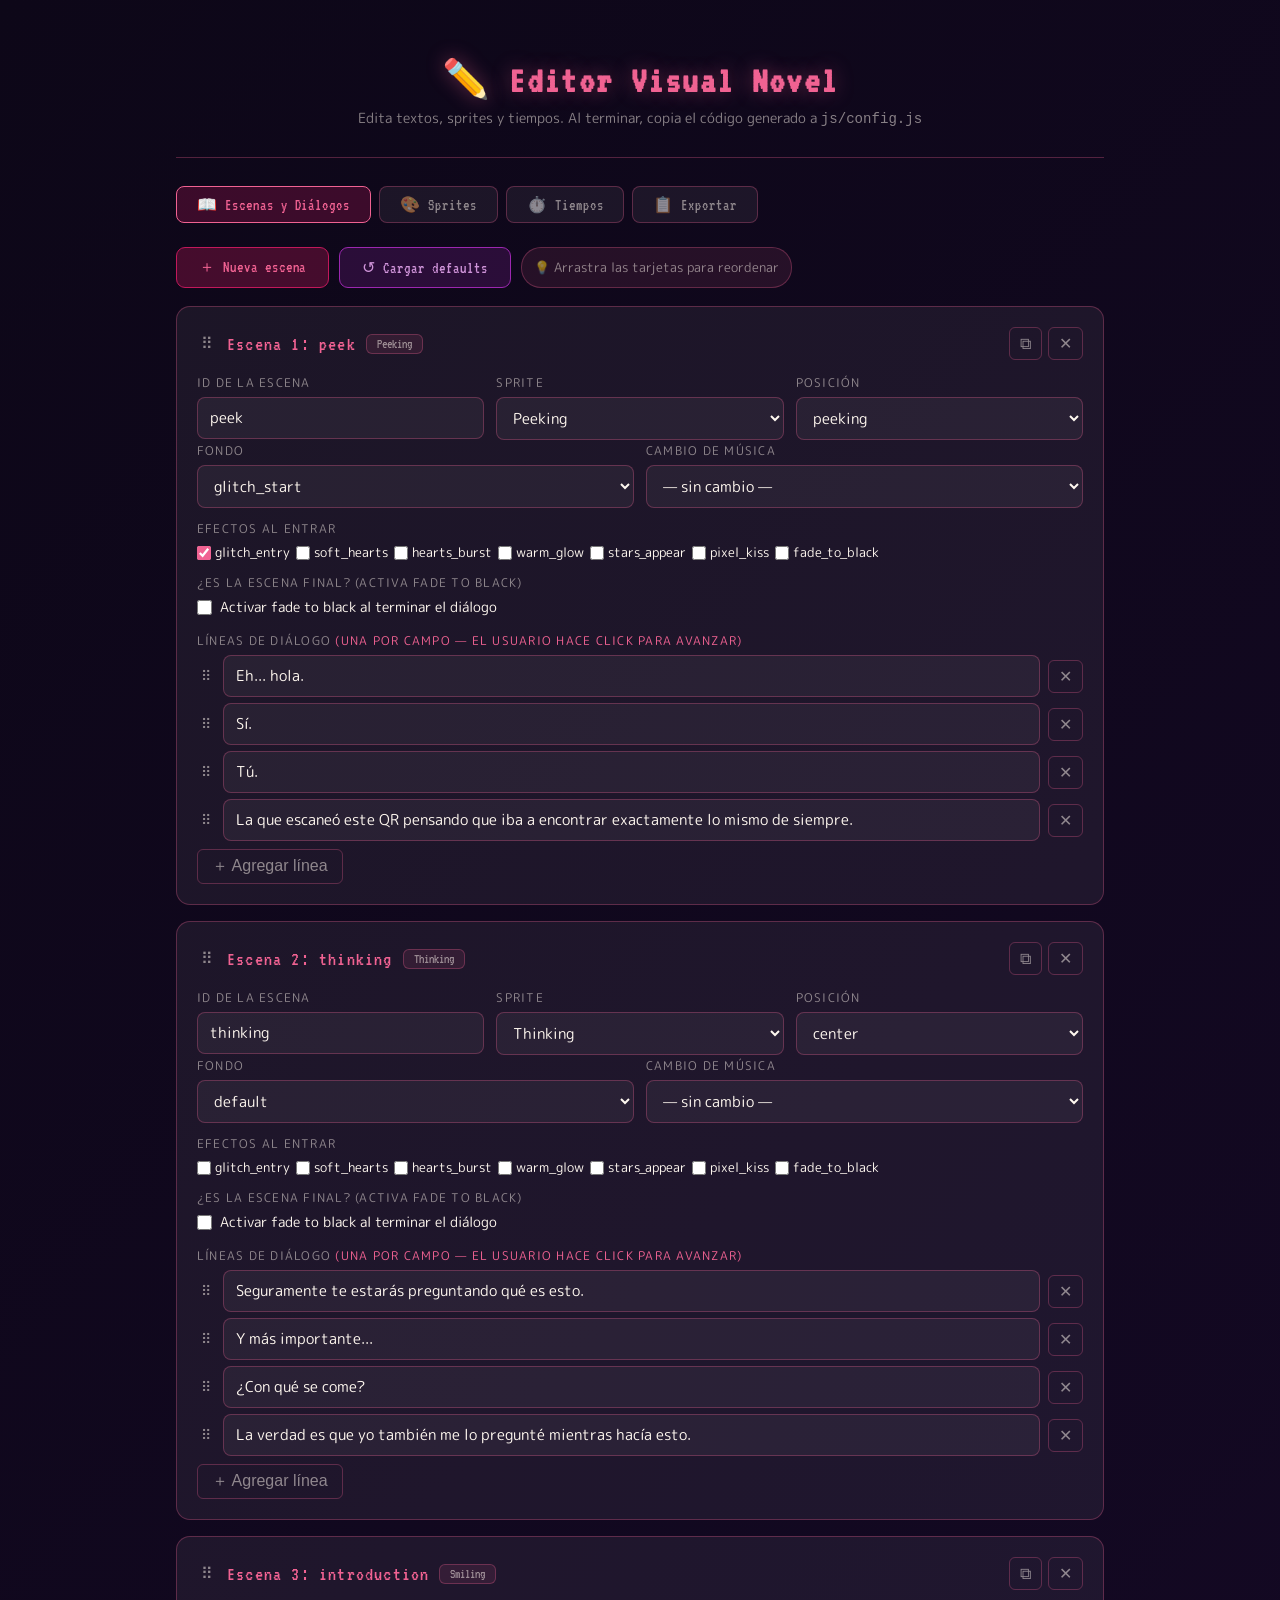
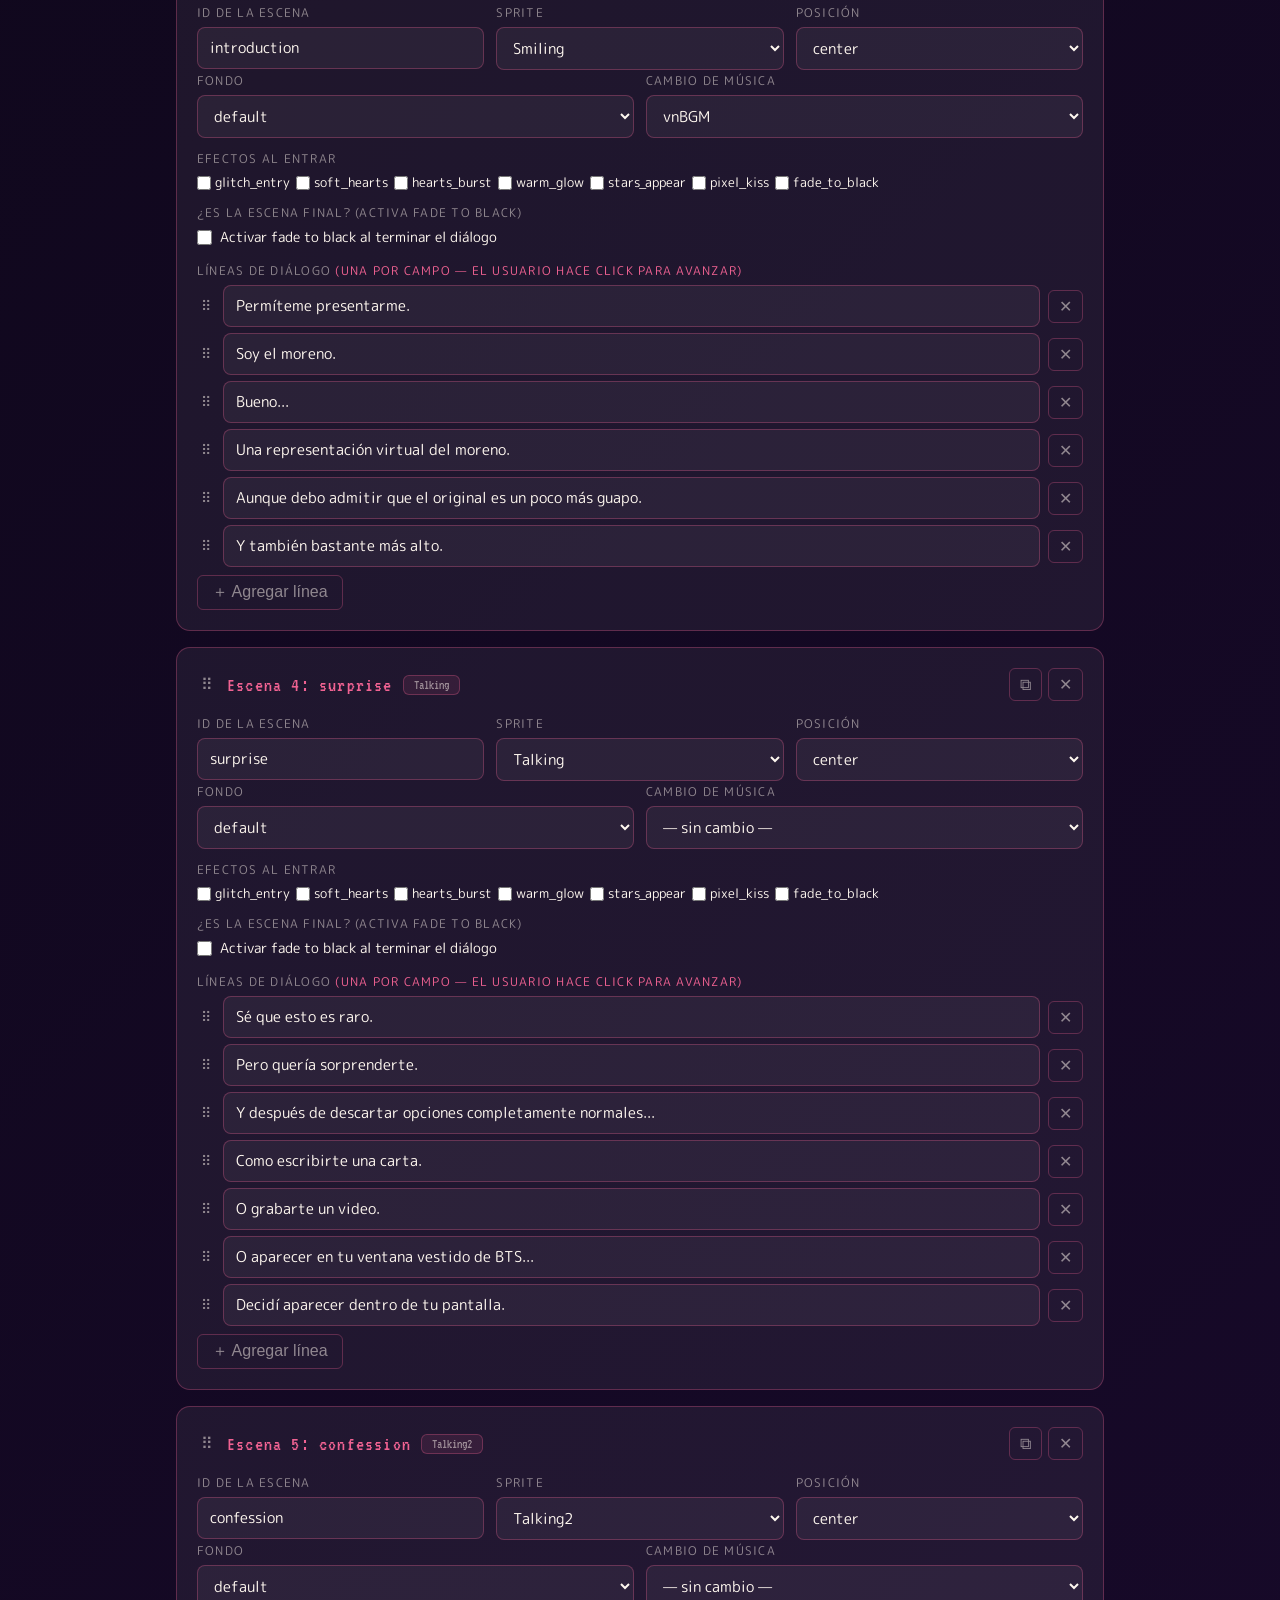
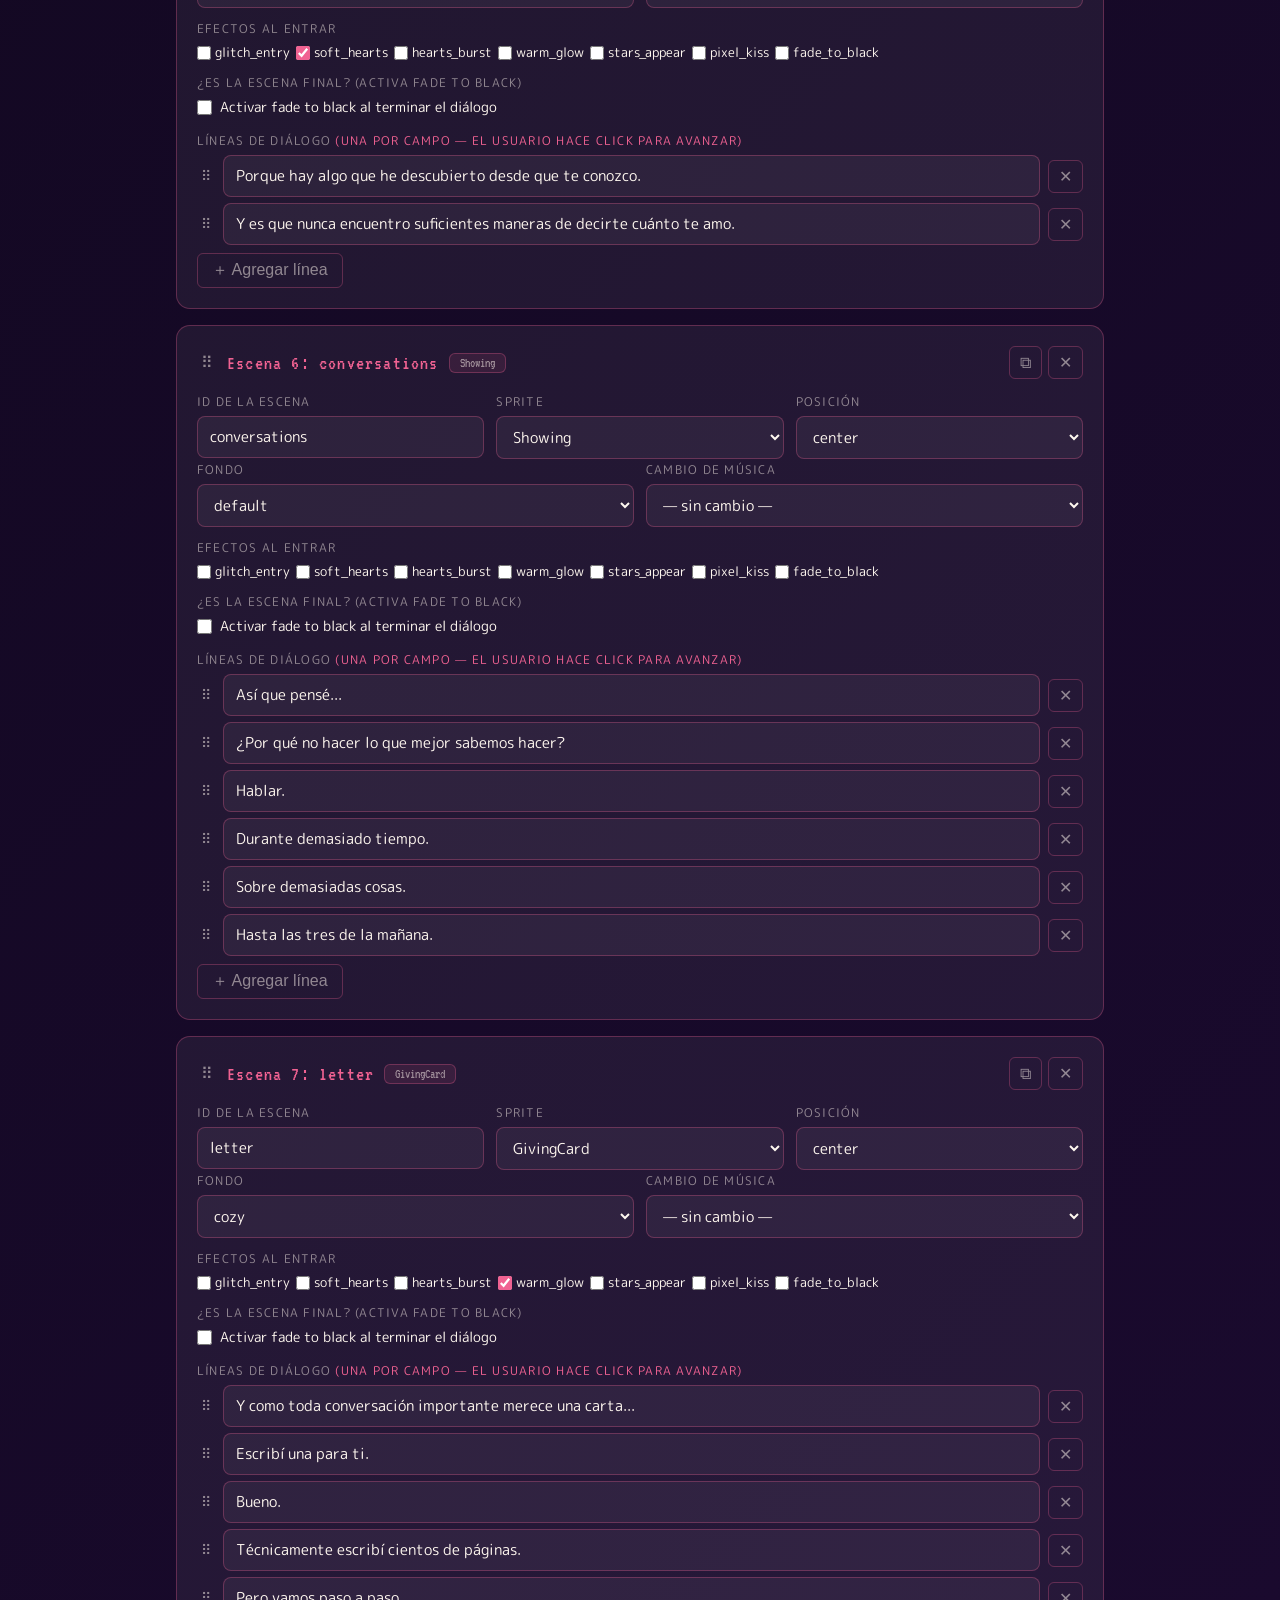
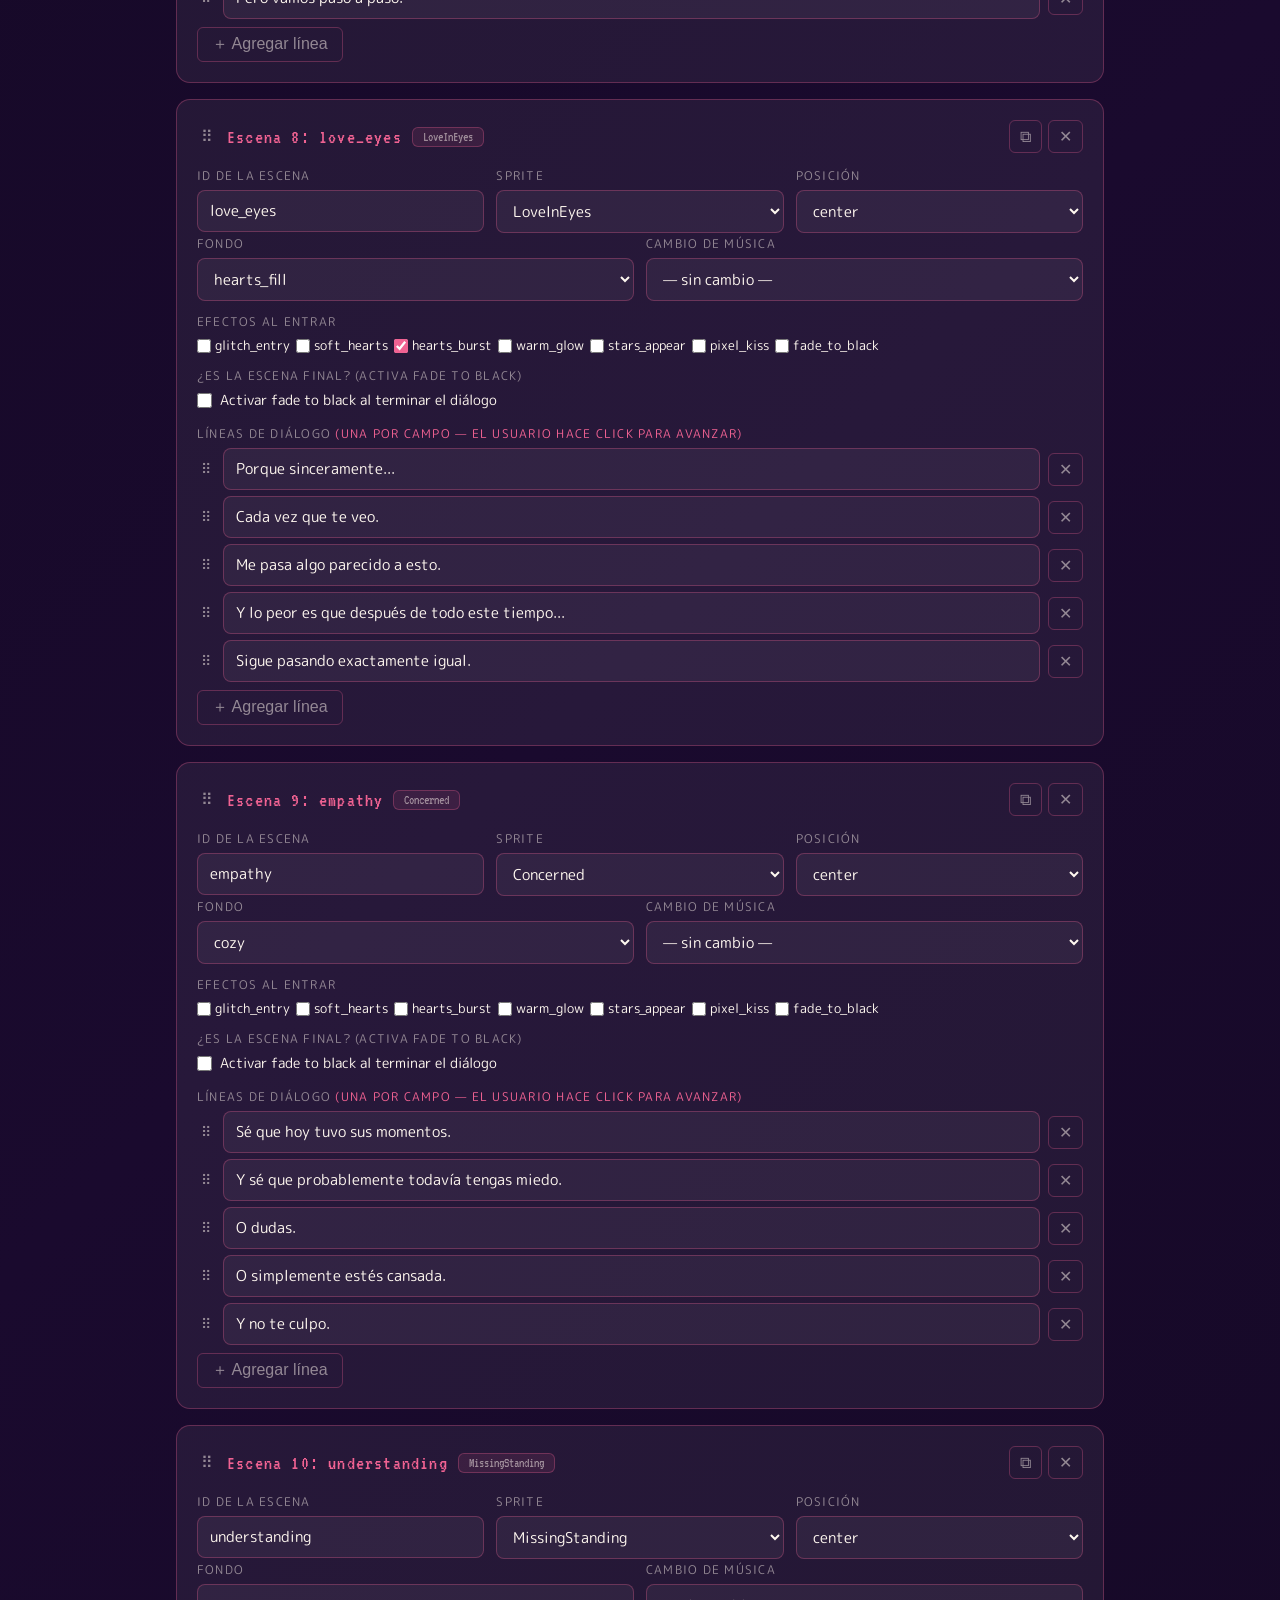
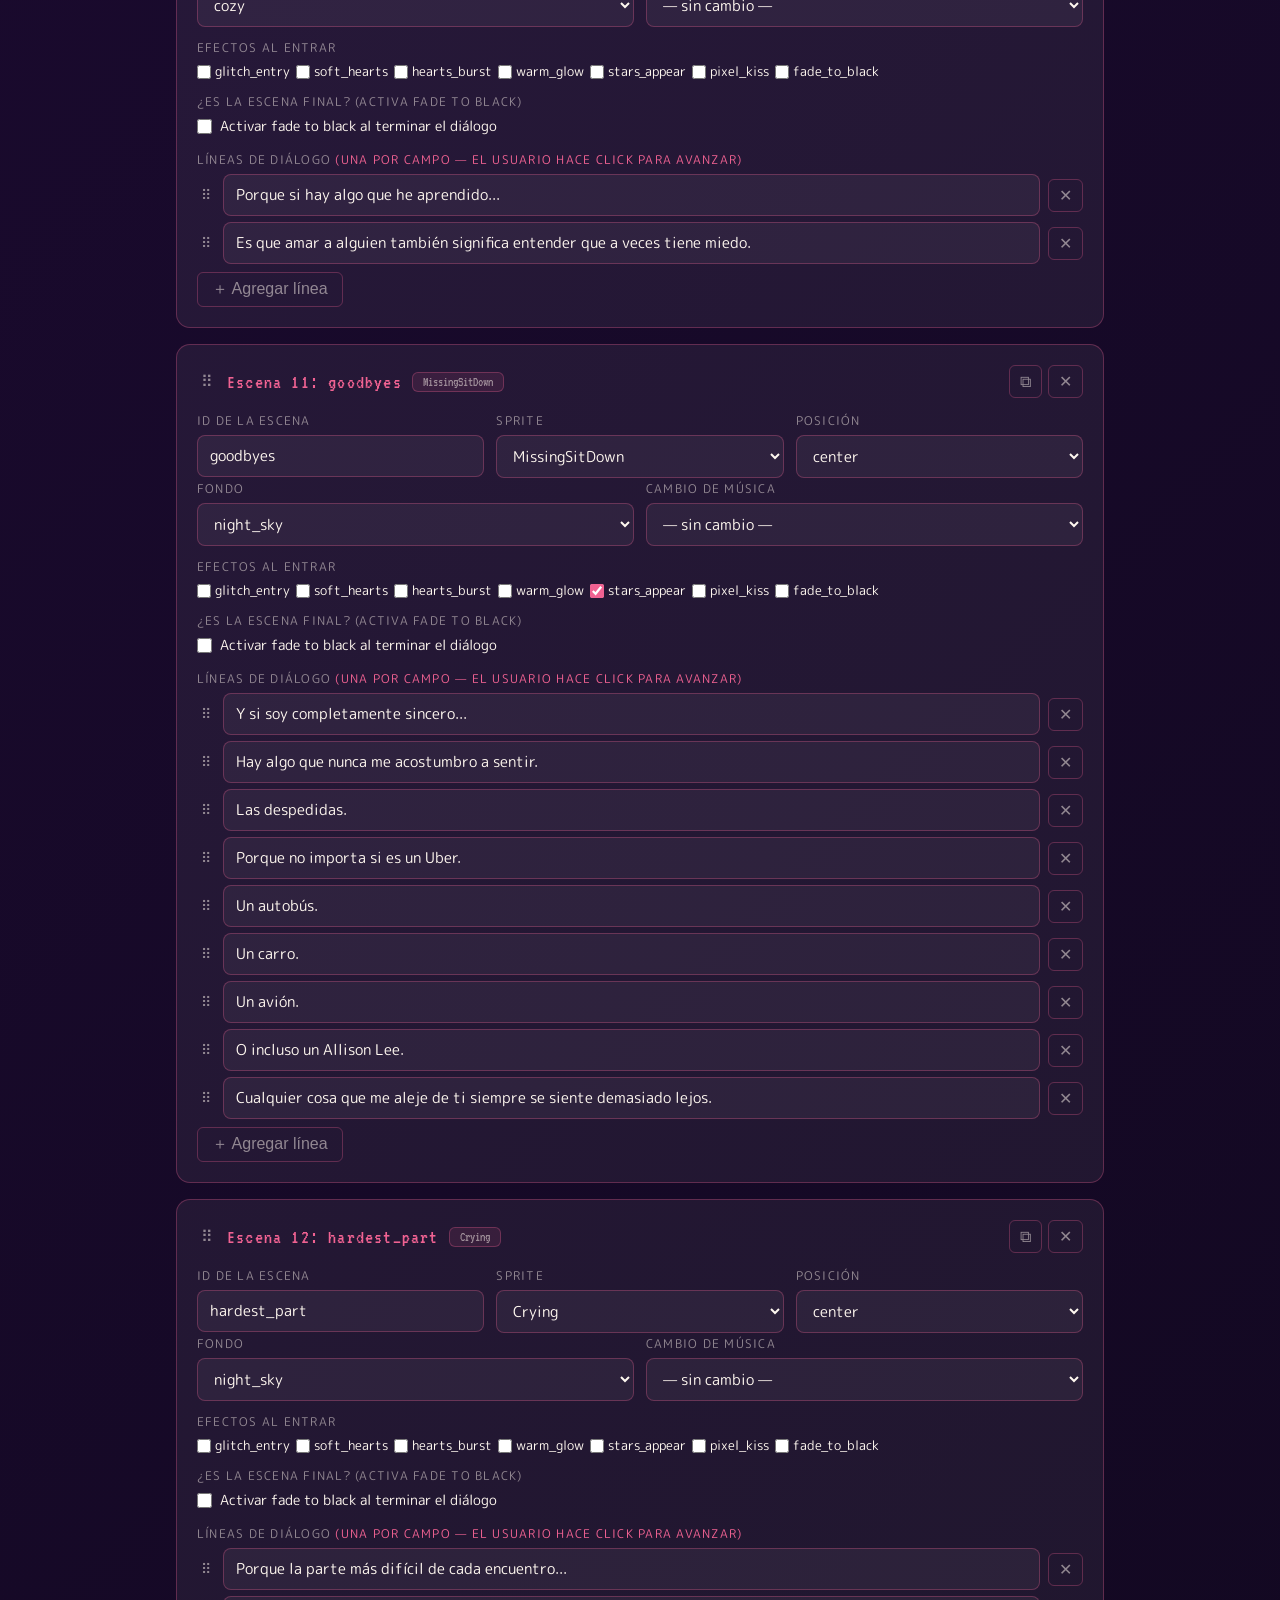
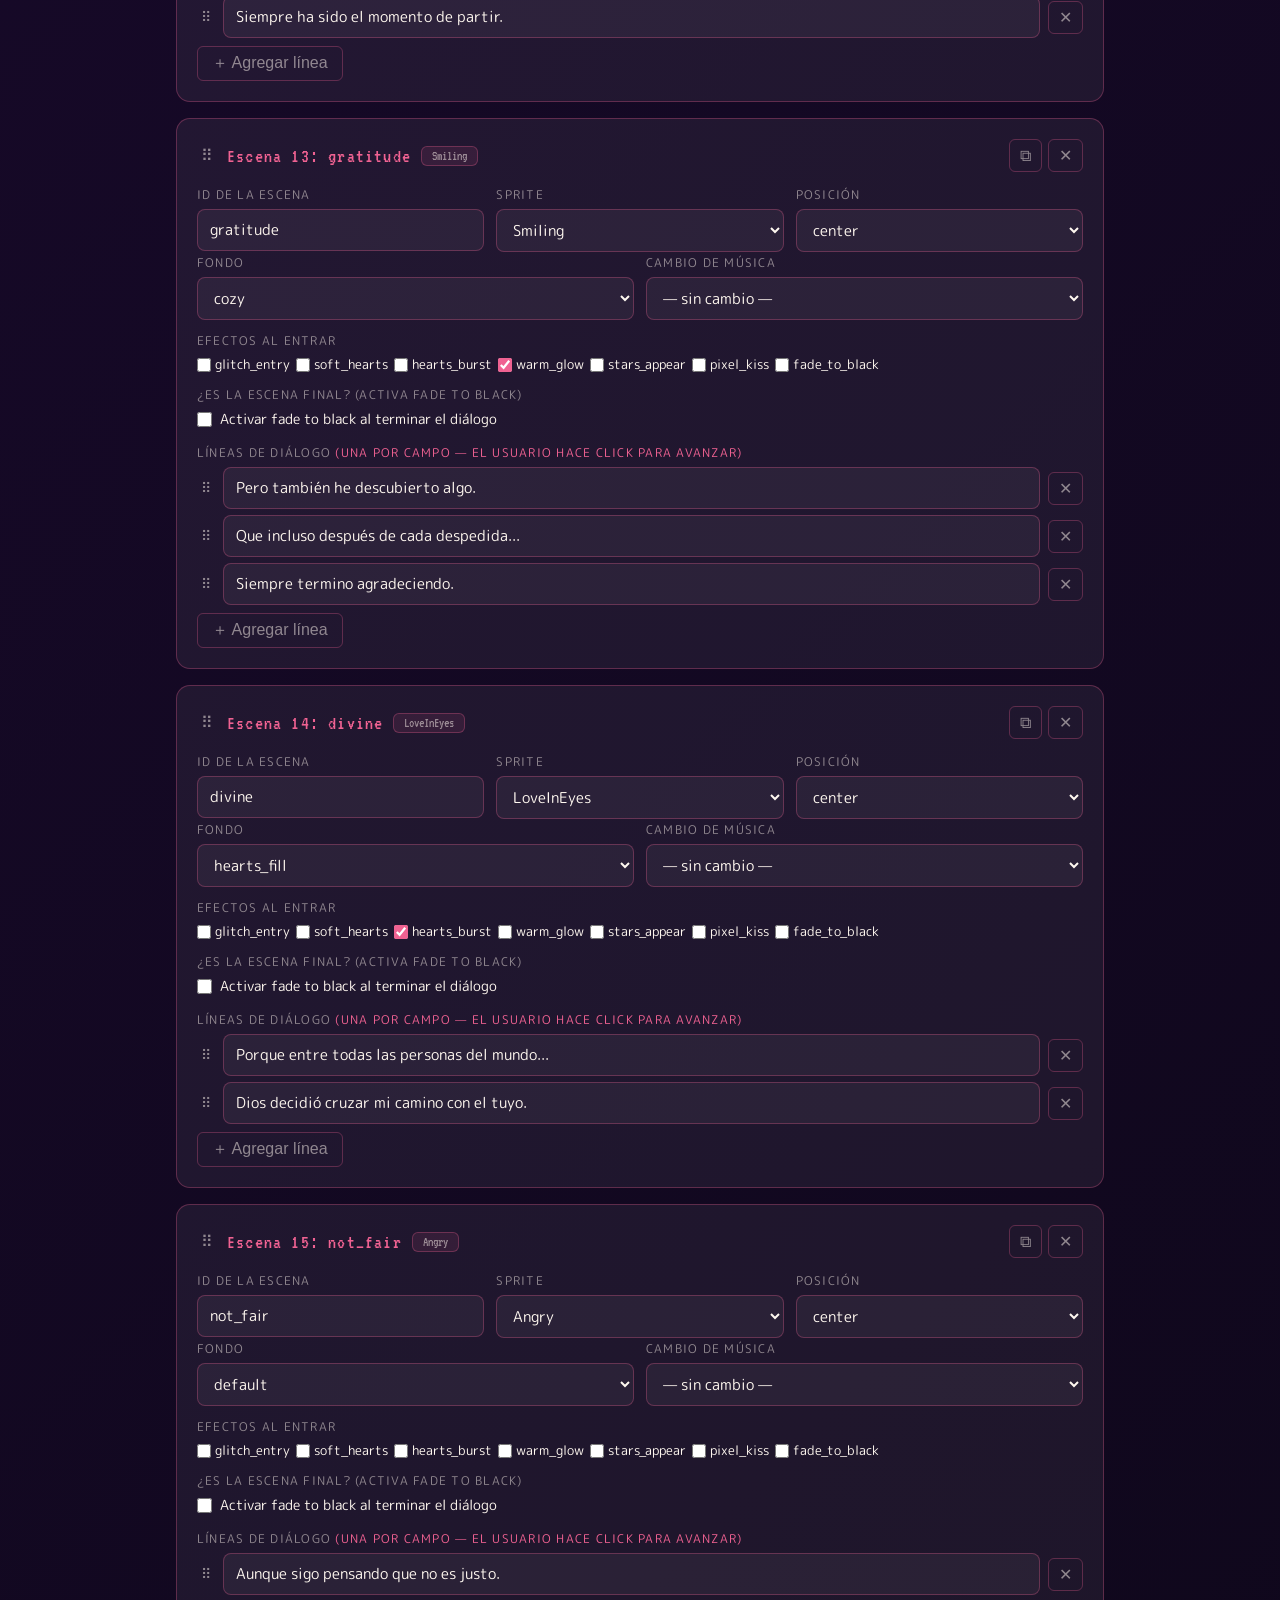
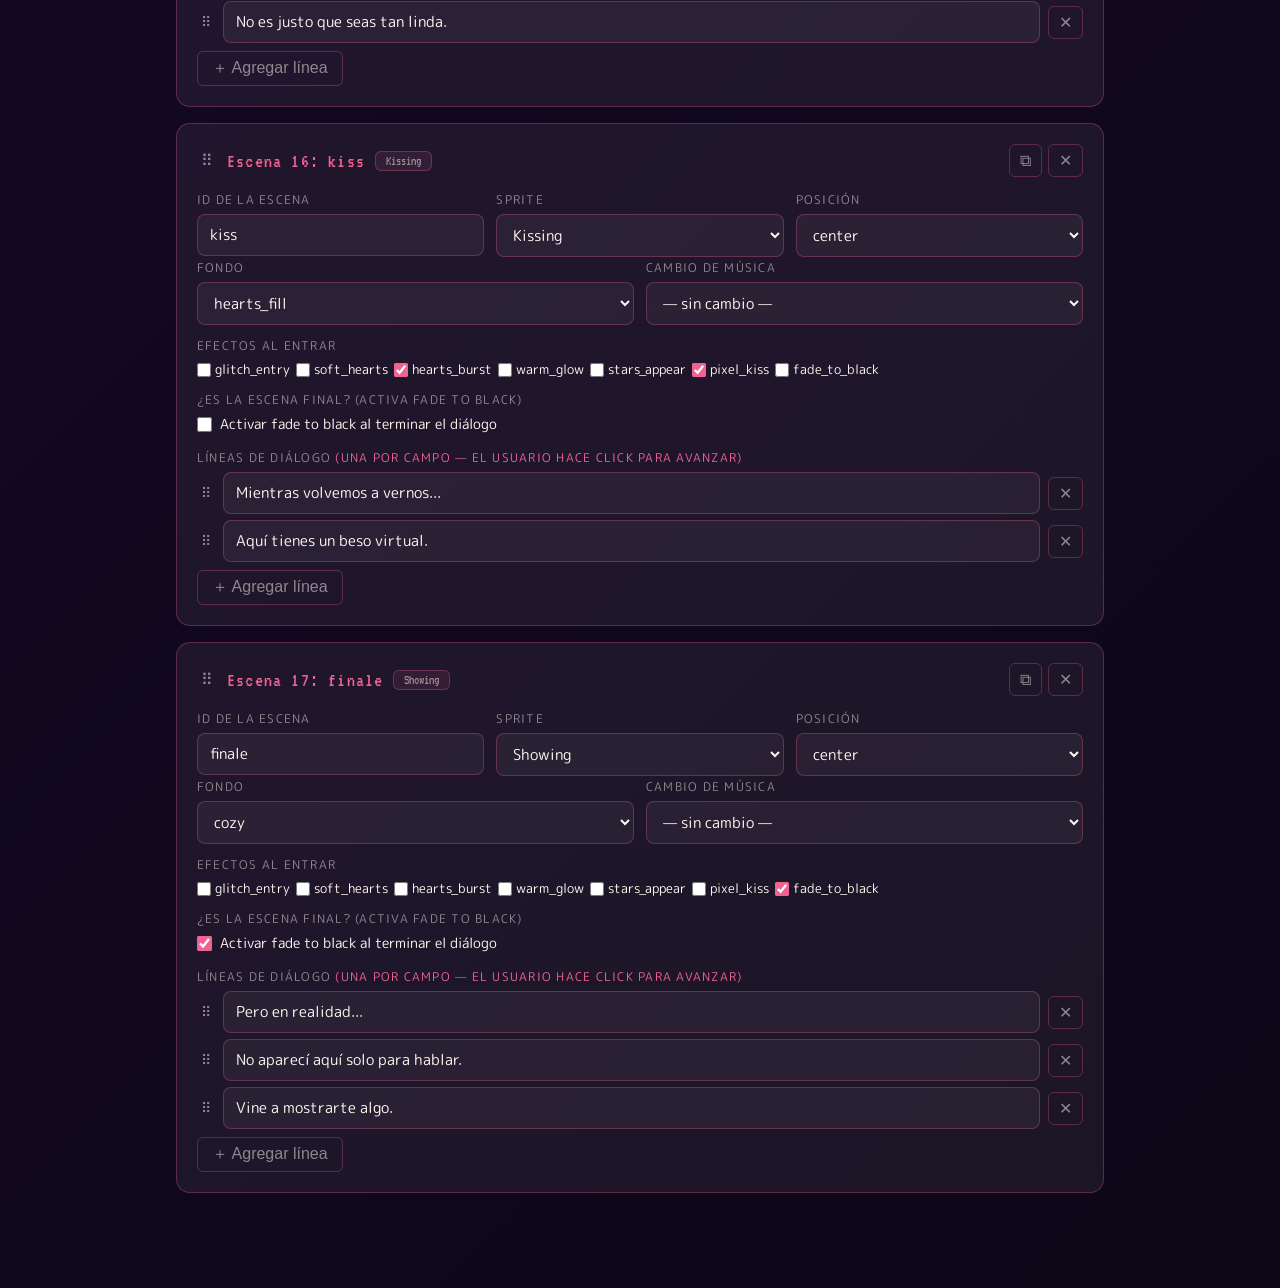
<file: editor.html>
<!DOCTYPE html>
<html lang="es">
<head>
  <meta charset="UTF-8"/>
  <meta name="viewport" content="width=device-width, initial-scale=1.0"/>
  <title>✏️ Editor de Escenas</title>
  <link href="https://fonts.googleapis.com/css2?family=VT323&family=M+PLUS+Rounded+1c:wght@400;700&display=swap" rel="stylesheet"/>
  <style>
    /* ── Reset & base ──────────────────────────────────── */
    *, *::before, *::after { box-sizing: border-box; margin: 0; padding: 0; }

    :root {
      --pink:      #f06292;
      --pink-dark: #c2185b;
      --purple:    #9c27b0;
      --dark:      #1a0a2e;
      --darker:    #0d0718;
      --card:      rgba(255,255,255,0.06);
      --border:    rgba(240,98,146,0.3);
      --text:      #fff8f0;
      --muted:     rgba(255,248,240,0.5);
      --font-px:   'VT323', monospace;
      --font-ui:   'M PLUS Rounded 1c', sans-serif;
    }

    html, body {
      width: 100%; min-height: 100vh;
      background: linear-gradient(135deg, #0d0718 0%, #1a0a2e 50%, #0d0718 100%);
      color: var(--text);
      font-family: var(--font-ui);
    }

    /* ── Layout ─────────────────────────────────────────── */
    .editor-wrap { max-width: 960px; margin: 0 auto; padding: 24px 16px 80px; }

    header {
      text-align: center;
      padding: 32px 0 28px;
      border-bottom: 1px solid var(--border);
      margin-bottom: 28px;
    }
    header h1 {
      font-family: var(--font-px);
      font-size: 2.4rem;
      color: var(--pink);
      text-shadow: 0 0 20px rgba(240,98,146,0.4);
      letter-spacing: 0.06em;
    }
    header p { color: var(--muted); font-size: 0.88rem; margin-top: 6px; }

    /* ── Tabs ────────────────────────────────────────────── */
    .tabs {
      display: flex; gap: 8px; margin-bottom: 24px; flex-wrap: wrap;
    }
    .tab-btn {
      font-family: var(--font-px); font-size: 1rem;
      padding: 8px 20px; border-radius: 8px; cursor: pointer;
      background: var(--card); border: 1px solid var(--border);
      color: var(--muted); transition: all 0.2s;
      letter-spacing: 0.06em;
    }
    .tab-btn:hover { color: var(--text); border-color: var(--pink); }
    .tab-btn.active {
      background: rgba(194,24,91,0.25); border-color: var(--pink);
      color: var(--pink);
    }

    .tab-panel { display: none; }
    .tab-panel.active { display: block; }

    /* ── Cards ───────────────────────────────────────────── */
    .card {
      background: var(--card);
      border: 1px solid var(--border);
      border-radius: 14px;
      padding: 20px;
      margin-bottom: 16px;
    }
    .card-header {
      display: flex; align-items: center; justify-content: space-between;
      margin-bottom: 14px; gap: 10px; flex-wrap: wrap;
    }
    .card-title {
      font-family: var(--font-px); font-size: 1.25rem; color: var(--pink);
      letter-spacing: 0.06em;
    }
    .card-index {
      font-family: var(--font-px); font-size: 0.85rem;
      color: var(--muted); background: rgba(240,98,146,0.1);
      border: 1px solid var(--border); border-radius: 6px;
      padding: 2px 10px;
    }

    /* ── Form elements ───────────────────────────────────── */
    label {
      display: block; font-size: 0.78rem; color: var(--muted);
      text-transform: uppercase; letter-spacing: 0.1em;
      margin-bottom: 5px; margin-top: 12px;
    }
    label:first-child { margin-top: 0; }

    input[type="text"], select, textarea {
      width: 100%; background: rgba(255,255,255,0.05);
      border: 1px solid var(--border); border-radius: 8px;
      color: var(--text); font-family: var(--font-ui); font-size: 0.92rem;
      padding: 9px 12px; transition: border-color 0.2s;
      resize: vertical;
    }
    input[type="text"]:focus, select:focus, textarea:focus {
      outline: none; border-color: var(--pink);
      box-shadow: 0 0 0 2px rgba(240,98,146,0.15);
    }
    select option { background: #1a0a2e; }
    textarea { min-height: 80px; line-height: 1.5; }

    /* ── Líneas de diálogo ───────────────────────────────── */
    .dialog-lines { display: flex; flex-direction: column; gap: 6px; }

    .dialog-line-row {
      display: flex; gap: 8px; align-items: center;
    }
    .dialog-line-row input {
      flex: 1; margin: 0;
    }
    .btn-icon {
      background: none; border: 1px solid var(--border); border-radius: 6px;
      color: var(--muted); cursor: pointer; padding: 6px 10px;
      font-size: 1rem; transition: all 0.2s; white-space: nowrap;
      flex-shrink: 0;
    }
    .btn-icon:hover { border-color: var(--pink); color: var(--pink); }
    .btn-icon.danger:hover { border-color: #e53935; color: #e53935; }

    /* ── Botones principales ─────────────────────────────── */
    .btn {
      font-family: var(--font-px); font-size: 1rem; letter-spacing: 0.06em;
      padding: 9px 22px; border-radius: 9px; cursor: pointer;
      border: 1.5px solid; transition: all 0.2s;
    }
    .btn-primary {
      background: rgba(194,24,91,0.3); border-color: var(--pink-dark);
      color: var(--pink);
    }
    .btn-primary:hover { background: rgba(194,24,91,0.5); }

    .btn-secondary {
      background: rgba(156,39,176,0.2); border-color: var(--purple);
      color: #ce93d8;
    }
    .btn-secondary:hover { background: rgba(156,39,176,0.35); }

    .btn-success {
      background: rgba(46,125,50,0.3); border-color: #4caf50;
      color: #a5d6a7;
    }
    .btn-success:hover { background: rgba(46,125,50,0.5); }

    .btn-danger {
      background: rgba(183,28,28,0.2); border-color: #e53935;
      color: #ef9a9a;
    }
    .btn-danger:hover { background: rgba(183,28,28,0.4); }

    .actions-bar {
      display: flex; gap: 10px; flex-wrap: wrap; margin-top: 18px;
    }

    /* ── Sprites grid ────────────────────────────────────── */
    .sprites-grid {
      display: grid; grid-template-columns: repeat(auto-fill, minmax(200px,1fr));
      gap: 12px;
    }
    .sprite-card {
      background: var(--card); border: 1px solid var(--border); border-radius: 10px;
      padding: 14px; display: flex; flex-direction: column; gap: 8px;
    }
    .sprite-preview {
      width: 100%; height: 100px; object-fit: contain; border-radius: 6px;
      background: rgba(255,255,255,0.03); image-rendering: pixelated;
    }
    .sprite-preview-placeholder {
      width: 100%; height: 100px; border-radius: 6px;
      background: rgba(240,98,146,0.06); border: 1px dashed var(--border);
      display: flex; align-items: center; justify-content: center;
      font-size: 2.2rem;
    }
    .sprite-key {
      font-family: var(--font-px); font-size: 0.95rem; color: var(--pink);
    }

    /* ── Output ──────────────────────────────────────────── */
    .output-box {
      background: rgba(0,0,0,0.5); border: 1px solid var(--border);
      border-radius: 10px; padding: 16px; font-family: monospace;
      font-size: 0.8rem; color: #a5d6a7; white-space: pre-wrap;
      max-height: 420px; overflow-y: auto; line-height: 1.5;
    }

    /* ── Badge info ──────────────────────────────────────── */
    .info-badge {
      display: inline-flex; align-items: center; gap: 6px;
      background: rgba(240,98,146,0.1); border: 1px solid var(--border);
      border-radius: 20px; padding: 4px 12px;
      font-size: 0.8rem; color: var(--muted);
    }

    /* ── Toast ───────────────────────────────────────────── */
    #toast {
      position: fixed; bottom: 24px; left: 50%; transform: translateX(-50%);
      background: rgba(46,125,50,0.9); color: white;
      font-family: var(--font-px); font-size: 1rem; letter-spacing: 0.05em;
      padding: 10px 24px; border-radius: 10px;
      border: 1px solid #4caf50;
      opacity: 0; transition: opacity 0.3s; pointer-events: none;
      z-index: 1000; white-space: nowrap;
    }
    #toast.visible { opacity: 1; }

    /* ── Drag handle ─────────────────────────────────────── */
    .drag-handle {
      cursor: grab; color: var(--muted); font-size: 1rem; padding: 4px;
      user-select: none;
    }
    .drag-handle:active { cursor: grabbing; }

    /* ── Section dividers ────────────────────────────────── */
    .section-title {
      font-family: var(--font-px); font-size: 1.5rem;
      color: var(--pink); margin: 24px 0 14px;
      border-bottom: 1px solid var(--border); padding-bottom: 8px;
      letter-spacing: 0.06em;
    }

    /* ── Timing inputs ───────────────────────────────────── */
    .timing-grid {
      display: grid; grid-template-columns: 1fr 1fr; gap: 14px;
    }
    @media (max-width: 540px) { .timing-grid { grid-template-columns: 1fr; } }

    input[type="range"] {
      width: 100%; accent-color: var(--pink); margin-top: 4px;
    }
    .range-value {
      font-family: var(--font-px); color: var(--pink); font-size: 1rem;
    }

    hr { border: none; border-top: 1px solid var(--border); margin: 20px 0; }

    .scene-collapsed .scene-body { display: none; }
    .collapse-btn { background: none; border: none; cursor: pointer; font-size: 1.1rem; }
  </style>
</head>
<body>

<div class="editor-wrap">

  <header>
    <h1>✏️ Editor Visual Novel</h1>
    <p>Edita textos, sprites y tiempos. Al terminar, copia el código generado a <code>js/config.js</code></p>
  </header>

  <!-- ── Tabs ─────────────────────────────────────────── -->
  <div class="tabs">
    <button class="tab-btn active" onclick="switchTab('scenes')">📖 Escenas y Diálogos</button>
    <button class="tab-btn" onclick="switchTab('sprites')">🎨 Sprites</button>
    <button class="tab-btn" onclick="switchTab('timing')">⏱️ Tiempos</button>
    <button class="tab-btn" onclick="switchTab('export')">📋 Exportar</button>
  </div>

  <!-- ═══════════════════════════════════════════════════
       TAB: ESCENAS Y DIÁLOGOS
  ═══════════════════════════════════════════════════ -->
  <div id="tab-scenes" class="tab-panel active">

    <div class="actions-bar" style="margin-bottom:18px">
      <button class="btn btn-primary" onclick="addScene()">＋ Nueva escena</button>
      <button class="btn btn-secondary" onclick="loadDefaults()">↺ Cargar defaults</button>
      <span class="info-badge">💡 Arrastra las tarjetas para reordenar</span>
    </div>

    <div id="scenes-container"></div>

  </div>

  <!-- ═══════════════════════════════════════════════════
       TAB: SPRITES
  ═══════════════════════════════════════════════════ -->
  <div id="tab-sprites" class="tab-panel">

    <div class="actions-bar" style="margin-bottom:18px">
      <button class="btn btn-primary" onclick="addSprite()">＋ Agregar sprite</button>
    </div>

    <p style="color:var(--muted);font-size:0.85rem;margin-bottom:18px">
      📁 Pon tus imágenes en <code>assets/sprites/</code> y escribe aquí el nombre del archivo.
      Los sprites con ✅ tienen imagen configurada; los ❌ usan el placeholder automático.
    </p>

    <div id="sprites-container" class="sprites-grid"></div>

  </div>

  <!-- ═══════════════════════════════════════════════════
       TAB: TIEMPOS
  ═══════════════════════════════════════════════════ -->
  <div id="tab-timing" class="tab-panel">

    <p style="color:var(--muted);font-size:0.85rem;margin-bottom:20px">
      Ajusta los tiempos de toda la experiencia sin tocar código.
    </p>

    <div class="timing-grid" id="timing-container"></div>

  </div>

  <!-- ═══════════════════════════════════════════════════
       TAB: EXPORTAR
  ═══════════════════════════════════════════════════ -->
  <div id="tab-export" class="tab-panel">

    <p style="color:var(--muted);font-size:0.85rem;margin-bottom:14px">
      Copia este código y reemplaza el contenido de <code>js/config.js</code> con él.
    </p>

    <div class="actions-bar" style="margin-bottom:14px">
      <button class="btn btn-success" onclick="generateAndCopy()">📋 Copiar al portapapeles</button>
      <button class="btn btn-primary" onclick="generateCode()">🔄 Regenerar</button>
      <button class="btn btn-secondary" onclick="downloadConfig()">⬇️ Descargar config.js</button>
    </div>

    <div id="output-box" class="output-box">— Haz click en "Regenerar" para ver el código —</div>

  </div>

</div>

<!-- Toast de confirmación -->
<div id="toast">✅ ¡Copiado!</div>

<script>
/* ================================================================
   EDITOR STATE
   Toda la data del editor vive aquí.
================================================================ */

// ── Sprites configurables ───────────────────────────────────────
let SPRITES = {
  Smiling:         "assets/sprites/Smiling_Me.png",
  Thinking:        "assets/sprites/Thinking_Me.png",
  Talking:         "assets/sprites/Talking_Me.png",
  Crying:          "assets/sprites/Crying_Me.png",
  GivingCard:      "assets/sprites/Card_Me.png",
  LoveInEyes:      "assets/sprites/InLove_Me.png",
  Kissing:         "assets/sprites/Kissing_Me.png",
  Peeking:         "assets/sprites/Peeking_Me.png",
  MissingSitDown:  "assets/sprites/Missing_Me.png",
  Angry:           "assets/sprites/Angry_Me.png",
  TalkingOnSide:   "assets/sprites/TalkingOnSide_Me.png",
  Concerned:       "assets/sprites/Concerned_Me.png",
  Singing:         "assets/sprites/Singing_Me.png",
  MissingStanding: "assets/sprites/MissingStand_Me.png",
  Talking2:        "assets/sprites/Talking2_Me.png",
  Showing:         "assets/sprites/Showing_Me.png",
};

// Emoji de placeholder por sprite
const SPRITE_EMOJIS = {
  Smiling:'😊', Thinking:'🤔', Talking:'😮', Crying:'😢',
  GivingCard:'💌', LoveInEyes:'😍', Kissing:'😘', Peeking:'👀',
  MissingSitDown:'😔', Angry:'😤', TalkingOnSide:'😏', Concerned:'😟',
  Singing:'🎵', MissingStanding:'🥺', Talking2:'💬', Showing:'🫶',
};

// ── Tiempos ──────────────────────────────────────────────────────
let TIMING = {
  initialDelay:            { value: 7000,  label: "Espera antes del glitch",       min: 1000, max: 20000, step: 500,  unit: "ms" },
  typewriterSpeed:         { value: 42,    label: "Velocidad del texto",           min: 10,   max: 150,   step: 1,    unit: "ms/char" },
  pauseAfterPunctuation:   { value: 320,   label: "Pausa en puntuación (. ! ?)",   min: 0,    max: 1000,  step: 10,   unit: "ms" },
  glitchDuration:          { value: 400,   label: "Duración del glitch",           min: 100,  max: 1500,  step: 50,   unit: "ms" },
  freezeDuration:          { value: 800,   label: "Freeze de pantalla",            min: 100,  max: 3000,  step: 100,  unit: "ms" },
  characterEnterDelay:     { value: 600,   label: "Espera antes de que aparezca el personaje", min:100, max:3000, step:100, unit:"ms"},
  musicFadeDuration:       { value: 1200,  label: "Fade de música",                min: 300,  max: 5000,  step: 100,  unit: "ms" },
  spriteTransitionDuration:{ value: 400,   label: "Transición entre sprites",      min: 100,  max: 1500,  step: 50,   unit: "ms" },
  pauseAfterLine:          { value: 500,   label: "Pausa al terminar una línea",   min: 0,    max: 2000,  step: 50,   unit: "ms" },
};

// ── Escenas ──────────────────────────────────────────────────────
let SCENES = [];

const SPRITE_KEYS = () => Object.keys(SPRITES);
const BACKGROUNDS = ['default','cozy','night_sky','hearts_fill','glitch_start'];
const POSITIONS   = ['center','left','right','peeking'];
const EFFECTS_OPTS= ['','glitch_entry','soft_hearts','hearts_burst','warm_glow','stars_appear','pixel_kiss','fade_to_black'];

function defaultScenes() {
  return [
    { id:'peek',         sprite:'Peeking',        bg:'glitch_start', pos:'peeking', effects:['glitch_entry'], musicShift:'',      isFinal:false,
      lines:["Eh... hola.","Sí.","Tú.","La que escaneó este QR pensando que iba a encontrar exactamente lo mismo de siempre."] },
    { id:'thinking',     sprite:'Thinking',       bg:'default',      pos:'center',  effects:[],               musicShift:'',      isFinal:false,
      lines:["Seguramente te estarás preguntando qué es esto.","Y más importante...","¿Con qué se come?","La verdad es que yo también me lo pregunté mientras hacía esto."] },
    { id:'introduction', sprite:'Smiling',        bg:'default',      pos:'center',  effects:[],               musicShift:'vnBGM', isFinal:false,
      lines:["Permíteme presentarme.","Soy el moreno.","Bueno...","Una representación virtual del moreno.","Aunque debo admitir que el original es un poco más guapo.","Y también bastante más alto."] },
    { id:'surprise',     sprite:'Talking',        bg:'default',      pos:'center',  effects:[],               musicShift:'',      isFinal:false,
      lines:["Sé que esto es raro.","Pero quería sorprenderte.","Y después de descartar opciones completamente normales...","Como escribirte una carta.","O grabarte un video.","O aparecer en tu ventana vestido de BTS...","Decidí aparecer dentro de tu pantalla."] },
    { id:'confession',   sprite:'Talking2',       bg:'default',      pos:'center',  effects:['soft_hearts'],  musicShift:'',      isFinal:false,
      lines:["Porque hay algo que he descubierto desde que te conozco.","Y es que nunca encuentro suficientes maneras de decirte cuánto te amo."] },
    { id:'conversations',sprite:'Showing',        bg:'default',      pos:'center',  effects:[],               musicShift:'',      isFinal:false,
      lines:["Así que pensé...","¿Por qué no hacer lo que mejor sabemos hacer?","Hablar.","Durante demasiado tiempo.","Sobre demasiadas cosas.","Hasta las tres de la mañana."] },
    { id:'letter',       sprite:'GivingCard',     bg:'cozy',         pos:'center',  effects:['warm_glow'],    musicShift:'',      isFinal:false,
      lines:["Y como toda conversación importante merece una carta...","Escribí una para ti.","Bueno.","Técnicamente escribí cientos de páginas.","Pero vamos paso a paso."] },
    { id:'love_eyes',    sprite:'LoveInEyes',     bg:'hearts_fill',  pos:'center',  effects:['hearts_burst'], musicShift:'',      isFinal:false,
      lines:["Porque sinceramente...","Cada vez que te veo.","Me pasa algo parecido a esto.","Y lo peor es que después de todo este tiempo...","Sigue pasando exactamente igual."] },
    { id:'empathy',      sprite:'Concerned',      bg:'cozy',         pos:'center',  effects:[],               musicShift:'',      isFinal:false,
      lines:["Sé que hoy tuvo sus momentos.","Y sé que probablemente todavía tengas miedo.","O dudas.","O simplemente estés cansada.","Y no te culpo."] },
    { id:'understanding',sprite:'MissingStanding',bg:'cozy',         pos:'center',  effects:[],               musicShift:'',      isFinal:false,
      lines:["Porque si hay algo que he aprendido...","Es que amar a alguien también significa entender que a veces tiene miedo."] },
    { id:'goodbyes',     sprite:'MissingSitDown', bg:'night_sky',    pos:'center',  effects:['stars_appear'], musicShift:'',      isFinal:false,
      lines:["Y si soy completamente sincero...","Hay algo que nunca me acostumbro a sentir.","Las despedidas.","Porque no importa si es un Uber.","Un autobús.","Un carro.","Un avión.","O incluso un Allison Lee.","Cualquier cosa que me aleje de ti siempre se siente demasiado lejos."] },
    { id:'hardest_part', sprite:'Crying',         bg:'night_sky',    pos:'center',  effects:[],               musicShift:'',      isFinal:false,
      lines:["Porque la parte más difícil de cada encuentro...","Siempre ha sido el momento de partir."] },
    { id:'gratitude',    sprite:'Smiling',        bg:'cozy',         pos:'center',  effects:['warm_glow'],    musicShift:'',      isFinal:false,
      lines:["Pero también he descubierto algo.","Que incluso después de cada despedida...","Siempre termino agradeciendo."] },
    { id:'divine',       sprite:'LoveInEyes',     bg:'hearts_fill',  pos:'center',  effects:['hearts_burst'], musicShift:'',      isFinal:false,
      lines:["Porque entre todas las personas del mundo...","Dios decidió cruzar mi camino con el tuyo."] },
    { id:'not_fair',     sprite:'Angry',          bg:'default',      pos:'center',  effects:[],               musicShift:'',      isFinal:false,
      lines:["Aunque sigo pensando que no es justo.","No es justo que seas tan linda."] },
    { id:'kiss',         sprite:'Kissing',        bg:'hearts_fill',  pos:'center',  effects:['hearts_burst','pixel_kiss'], musicShift:'', isFinal:false,
      lines:["Mientras volvemos a vernos...","Aquí tienes un beso virtual."] },
    { id:'finale',       sprite:'Showing',        bg:'cozy',         pos:'center',  effects:['fade_to_black'],musicShift:'',      isFinal:true,
      lines:["Pero en realidad...","No aparecí aquí solo para hablar.","Vine a mostrarte algo."] },
  ];
}

/* ================================================================
   RENDER FUNCTIONS
================================================================ */

function renderScenes() {
  const container = document.getElementById('scenes-container');
  container.innerHTML = '';
  SCENES.forEach((scene, i) => renderSceneCard(container, scene, i));
}

function renderSceneCard(container, scene, index) {
  const card = document.createElement('div');
  card.className = 'card';
  card.dataset.index = index;
  card.draggable = true;

  card.innerHTML = `
    <div class="card-header">
      <span class="drag-handle">⠿</span>
      <span class="card-title">Escena ${index + 1}: ${scene.id}</span>
      <span class="card-index">${scene.sprite || '—'}</span>
      <div style="display:flex;gap:6px;margin-left:auto">
        <button class="btn-icon" onclick="duplicateScene(${index})" title="Duplicar">⧉</button>
        <button class="btn-icon danger" onclick="deleteScene(${index})" title="Eliminar">✕</button>
      </div>
    </div>
    <div class="scene-body">
      <div style="display:grid;grid-template-columns:1fr 1fr 1fr;gap:12px">
        <div>
          <label>ID de la escena</label>
          <input type="text" value="${scene.id}" oninput="updateScene(${index},'id',this.value)" placeholder="mi_escena"/>
        </div>
        <div>
          <label>Sprite</label>
          <select onchange="updateScene(${index},'sprite',this.value)">
            ${SPRITE_KEYS().map(k=>`<option value="${k}" ${scene.sprite===k?'selected':''}>${k}</option>`).join('')}
          </select>
        </div>
        <div>
          <label>Posición</label>
          <select onchange="updateScene(${index},'pos',this.value)">
            ${POSITIONS.map(p=>`<option value="${p}" ${scene.pos===p?'selected':''}>${p}</option>`).join('')}
          </select>
        </div>
      </div>

      <div style="display:grid;grid-template-columns:1fr 1fr;gap:12px;margin-top:2px">
        <div>
          <label>Fondo</label>
          <select onchange="updateScene(${index},'bg',this.value)">
            ${BACKGROUNDS.map(b=>`<option value="${b}" ${scene.bg===b?'selected':''}>${b}</option>`).join('')}
          </select>
        </div>
        <div>
          <label>Cambio de música</label>
          <select onchange="updateScene(${index},'musicShift',this.value)">
            <option value="" ${!scene.musicShift?'selected':''}>— sin cambio —</option>
            <option value="birthdayBGM" ${scene.musicShift==='birthdayBGM'?'selected':''}>birthdayBGM</option>
            <option value="vnBGM" ${scene.musicShift==='vnBGM'?'selected':''}>vnBGM</option>
          </select>
        </div>
      </div>

      <div style="margin-top:12px">
        <label>Efectos al entrar</label>
        <div style="display:flex;flex-wrap:wrap;gap:6px;margin-top:4px">
          ${EFFECTS_OPTS.filter(e=>e).map(e => `
            <label style="display:flex;align-items:center;gap:4px;margin:0;text-transform:none;letter-spacing:0;font-size:0.82rem;color:var(--text);cursor:pointer">
              <input type="checkbox" value="${e}"
                ${(scene.effects||[]).includes(e)?'checked':''}
                onchange="toggleEffect(${index},'${e}',this.checked)"
                style="accent-color:var(--pink);width:14px;height:14px"/>
              ${e}
            </label>
          `).join('')}
        </div>
      </div>

      <div style="margin-top:12px">
        <label>¿Es la escena final? (activa fade to black)</label>
        <label style="display:flex;align-items:center;gap:8px;margin-top:4px;font-size:0.9rem;color:var(--text);text-transform:none;letter-spacing:0;cursor:pointer">
          <input type="checkbox" ${scene.isFinal?'checked':''}
            onchange="updateScene(${index},'isFinal',this.checked)"
            style="accent-color:var(--pink);width:15px;height:15px"/>
          Activar fade to black al terminar el diálogo
        </label>
      </div>

      <div style="margin-top:14px">
        <label>Líneas de diálogo <span style="color:var(--pink)">(una por campo — el usuario hace click para avanzar)</span></label>
        <div class="dialog-lines" id="lines-${index}">
          ${(scene.lines||[]).map((line,li)=>renderLineRow(index,li,line)).join('')}
        </div>
        <button class="btn-icon" style="margin-top:8px;padding:6px 14px"
          onclick="addLine(${index})">＋ Agregar línea</button>
      </div>
    </div>
  `;

  // Drag & drop para reordenar
  card.addEventListener('dragstart', onDragStart);
  card.addEventListener('dragover',  onDragOver);
  card.addEventListener('drop',      onDrop);
  card.addEventListener('dragend',   onDragEnd);

  container.appendChild(card);
}

function renderLineRow(sceneIndex, lineIndex, value) {
  return `
    <div class="dialog-line-row" data-line="${lineIndex}">
      <span class="drag-handle" style="font-size:0.9rem">⠿</span>
      <input type="text" value="${escapeHtml(value)}"
        oninput="updateLine(${sceneIndex},${lineIndex},this.value)"
        placeholder="Escribe una línea de diálogo..."/>
      <button class="btn-icon danger" onclick="deleteLine(${sceneIndex},${lineIndex})" title="Eliminar línea">✕</button>
    </div>
  `;
}

function renderSprites() {
  const container = document.getElementById('sprites-container');
  container.innerHTML = '';
  Object.entries(SPRITES).forEach(([key, src]) => {
    const card = document.createElement('div');
    card.className = 'sprite-card';
    const emoji = SPRITE_EMOJIS[key] || '🙂';
    const hasFile = src && src.length > 0;
    card.innerHTML = `
      <div class="sprite-preview-placeholder">${emoji}</div>
      <div style="display:flex;align-items:center;justify-content:space-between">
        <span class="sprite-key">${key}</span>
        <span style="font-size:0.9rem">${hasFile ? '✅' : '❌'}</span>
      </div>
      <div>
        <label style="margin:0 0 3px">Nombre del archivo</label>
        <input type="text" value="${escapeHtml(src)}"
          oninput="SPRITES['${key}']=this.value"
          placeholder="assets/sprites/archivo.png"/>
      </div>
      <button class="btn-icon danger" style="width:100%;text-align:center"
        onclick="deleteSprite('${key}')">✕ Eliminar sprite</button>
    `;
    container.appendChild(card);
  });
}

function renderTiming() {
  const container = document.getElementById('timing-container');
  container.innerHTML = '';
  Object.entries(TIMING).forEach(([key, cfg]) => {
    const div = document.createElement('div');
    div.innerHTML = `
      <div style="margin-bottom:14px">
        <label style="margin-bottom:4px">${cfg.label}</label>
        <div style="display:flex;align-items:center;gap:10px">
          <input type="range"
            min="${cfg.min}" max="${cfg.max}" step="${cfg.step}" value="${cfg.value}"
            oninput="TIMING['${key}'].value=+this.value; this.nextElementSibling.textContent=this.value+' ${cfg.unit}'"/>
          <span class="range-value">${cfg.value} ${cfg.unit}</span>
        </div>
      </div>
    `;
    container.appendChild(div);
  });
}

/* ================================================================
   SCENE OPERATIONS
================================================================ */

function addScene() {
  SCENES.push({
    id: `escena_${SCENES.length + 1}`,
    sprite: SPRITE_KEYS()[0] || 'Smiling',
    bg: 'default', pos: 'center',
    effects: [], musicShift: '', isFinal: false,
    lines: ["Escribe tu diálogo aquí..."]
  });
  renderScenes();
  // Scroll al final
  document.getElementById('scenes-container').lastElementChild?.scrollIntoView({ behavior:'smooth' });
}

function duplicateScene(index) {
  const copy = JSON.parse(JSON.stringify(SCENES[index]));
  copy.id = copy.id + '_copia';
  SCENES.splice(index + 1, 0, copy);
  renderScenes();
}

function deleteScene(index) {
  if (!confirm(`¿Eliminar la escena "${SCENES[index].id}"?`)) return;
  SCENES.splice(index, 1);
  renderScenes();
}

function updateScene(index, field, value) {
  SCENES[index][field] = value;
}

function toggleEffect(sceneIndex, effect, checked) {
  if (!SCENES[sceneIndex].effects) SCENES[sceneIndex].effects = [];
  if (checked) {
    if (!SCENES[sceneIndex].effects.includes(effect))
      SCENES[sceneIndex].effects.push(effect);
  } else {
    SCENES[sceneIndex].effects = SCENES[sceneIndex].effects.filter(e => e !== effect);
  }
}

/* ── Líneas ──────────────────────────────────────────────── */

function addLine(sceneIndex) {
  SCENES[sceneIndex].lines.push('');
  const container = document.getElementById(`lines-${sceneIndex}`);
  const li = SCENES[sceneIndex].lines.length - 1;
  const row = document.createElement('div');
  row.innerHTML = renderLineRow(sceneIndex, li, '');
  container.appendChild(row.firstElementChild);
  container.lastElementChild.querySelector('input').focus();
}

function updateLine(sceneIndex, lineIndex, value) {
  SCENES[sceneIndex].lines[lineIndex] = value;
}

function deleteLine(sceneIndex, lineIndex) {
  SCENES[sceneIndex].lines.splice(lineIndex, 1);
  const container = document.getElementById(`lines-${sceneIndex}`);
  container.innerHTML = SCENES[sceneIndex].lines
    .map((l, li) => renderLineRow(sceneIndex, li, l)).join('');
}

/* ── Sprites ─────────────────────────────────────────────── */

function addSprite() {
  const key = prompt('Nombre de la clave del sprite (ej: MiExpresion):');
  if (!key || !key.trim()) return;
  const trimmed = key.trim().replace(/\s+/g,'_');
  if (SPRITES[trimmed]) { alert('Ya existe ese sprite'); return; }
  SPRITES[trimmed] = `assets/sprites/${trimmed}.png`;
  renderSprites();
}

function deleteSprite(key) {
  if (!confirm(`¿Eliminar el sprite "${key}"?`)) return;
  delete SPRITES[key];
  renderSprites();
}

/* ================================================================
   DRAG & DROP (reordenar escenas)
================================================================ */
let dragSrc = null;

function onDragStart(e) {
  dragSrc = this;
  e.dataTransfer.effectAllowed = 'move';
  this.style.opacity = '0.4';
}
function onDragOver(e) {
  e.preventDefault();
  e.dataTransfer.dropEffect = 'move';
  return false;
}
function onDrop(e) {
  e.stopPropagation();
  if (dragSrc === this) return;
  const fromIdx = +dragSrc.dataset.index;
  const toIdx   = +this.dataset.index;
  const moved   = SCENES.splice(fromIdx, 1)[0];
  SCENES.splice(toIdx, 0, moved);
  renderScenes();
}
function onDragEnd() {
  this.style.opacity = '1';
}

/* ================================================================
   CODE GENERATION
================================================================ */

function generateCode() {
  // Sync all input values first (in case of direct typing)
  const spriteSrc = Object.entries(SPRITES)
    .map(([k, v]) => `  ${k}:${' '.repeat(Math.max(1, 18-k.length))}"${v}",`)
    .join('\n');

  const timingVals = Object.entries(TIMING)
    .map(([k, cfg]) => `  ${k}:${' '.repeat(Math.max(1, 26-k.length))}${cfg.value},   // ${cfg.label} (${cfg.unit})`)
    .join('\n');

  const scenesCode = SCENES.map(s => {
    const effects = s.effects && s.effects.length
      ? `['${s.effects.join("', '")}']`
      : '[]';
    const lines = (s.lines || [])
      .map(l => `      "${l.replace(/"/g, '\\"')}",`)
      .join('\n');
    const musicLine = s.musicShift ? `\n    musicShift: '${s.musicShift}',` : '\n    musicShift: null,';
    const finalLine = s.isFinal ? '\n    isFinalScene: true,' : '';
    return `  {
    id: '${s.id}',
    sprite: '${s.sprite}',
    background: '${s.bg}',
    position: '${s.pos}',
    effects: ${effects},${musicLine}${finalLine}
    dialog: [
${lines}
    ],
  }`;
  }).join(',\n\n');

  const code = `/* ================================================================
   CONFIG.JS  —  Generado por el Editor Visual Novel
   Última edición: ${new Date().toLocaleString('es-DO')}
================================================================ */

const CHARACTER_SPRITES = {
${spriteSrc}
};

const SCENE_BACKGROUNDS = {
  default:      { type: 'gradient', gradient: 'linear-gradient(180deg, #1a0a2e 0%, #0d0718 100%)', particles: null },
  cozy:         { type: 'gradient', gradient: 'linear-gradient(180deg, #2d1b4e 0%, #1a0e2e 50%, #0d0718 100%)', particles: 'stars', overlay: 'rgba(255, 160, 90, 0.06)' },
  night_sky:    { type: 'gradient', gradient: 'linear-gradient(180deg, #050a1a 0%, #0a1628 40%, #1a0a2e 100%)', particles: 'stars', overlay: null },
  hearts_fill:  { type: 'gradient', gradient: 'linear-gradient(180deg, #1a0a2e 0%, #2d0a1e 100%)', particles: 'hearts', overlay: null },
  glitch_start: { type: 'gradient', gradient: 'linear-gradient(180deg, #0d0718 0%, #1a0a2e 100%)', particles: null, overlay: null },
};

const AUDIO_CONFIG = {
  birthdayBGM:    { src: "assets/audio/birthday_bgm.mp3", loop: true, volume: 0.6 },
  vnBGM:          { src: "assets/audio/vn_bgm.mp3",       loop: true, volume: 0.45 },
  sfx:            { textSound: null, sceneChange: null, glitch: null, heartBeat: null },
  useSyntheticSFX: true,
};

const TIMING_CONFIG = {
${timingVals}
  autoAdvance:            false,
  autoAdvanceDelay:       3500,
};

const SCENES = [
${scenesCode}
];

const EFFECTS_CONFIG = {
  glitch_entry:   { type: 'glitch',    duration: 400 },
  soft_hearts:    { type: 'particles', emitter: 'hearts',      count: 8,  speed: 'slow'   },
  hearts_burst:   { type: 'particles', emitter: 'hearts',      count: 20, speed: 'medium' },
  warm_glow:      { type: 'overlay',   color: 'rgba(255,160,80,0.07)', fade: 1500 },
  stars_appear:   { type: 'particles', emitter: 'stars',       count: 25, speed: 'slow'   },
  pixel_kiss:     { type: 'particles', emitter: 'kiss_hearts', count: 12, speed: 'medium' },
  fade_to_black:  { type: 'fade',      duration: 3000 },
};
`;

  document.getElementById('output-box').textContent = code;
  return code;
}

function generateAndCopy() {
  const code = generateCode();
  navigator.clipboard.writeText(code).then(() => {
    showToast('✅ ¡Copiado al portapapeles!');
  }).catch(() => {
    showToast('⚠️ Selecciona el texto manualmente');
  });
}

function downloadConfig() {
  const code = generateCode();
  const blob = new Blob([code], { type: 'text/javascript' });
  const a = document.createElement('a');
  a.href = URL.createObjectURL(blob);
  a.download = 'config.js';
  a.click();
  showToast('⬇️ Descargando config.js...');
}

/* ================================================================
   UI HELPERS
================================================================ */

function switchTab(tab) {
  document.querySelectorAll('.tab-btn').forEach(b => b.classList.remove('active'));
  document.querySelectorAll('.tab-panel').forEach(p => p.classList.remove('active'));
  document.querySelector(`[onclick="switchTab('${tab}')"]`).classList.add('active');
  document.getElementById(`tab-${tab}`).classList.add('active');
  if (tab === 'sprites') renderSprites();
  if (tab === 'timing')  renderTiming();
  if (tab === 'export')  generateCode();
}

function loadDefaults() {
  if (SCENES.length > 0 && !confirm('¿Reemplazar todas las escenas con los valores por defecto?')) return;
  SCENES = defaultScenes();
  renderScenes();
  showToast('↺ Escenas por defecto cargadas');
}

function showToast(msg) {
  const t = document.getElementById('toast');
  t.textContent = msg;
  t.classList.add('visible');
  setTimeout(() => t.classList.remove('visible'), 2200);
}

function escapeHtml(str) {
  return (str || '').replace(/&/g,'&amp;').replace(/</g,'&lt;').replace(/>/g,'&gt;').replace(/"/g,'&quot;');
}

/* ── Init ────────────────────────────────────────────────── */
SCENES = defaultScenes();
renderScenes();
</script>
</body>
</html>
</file>
